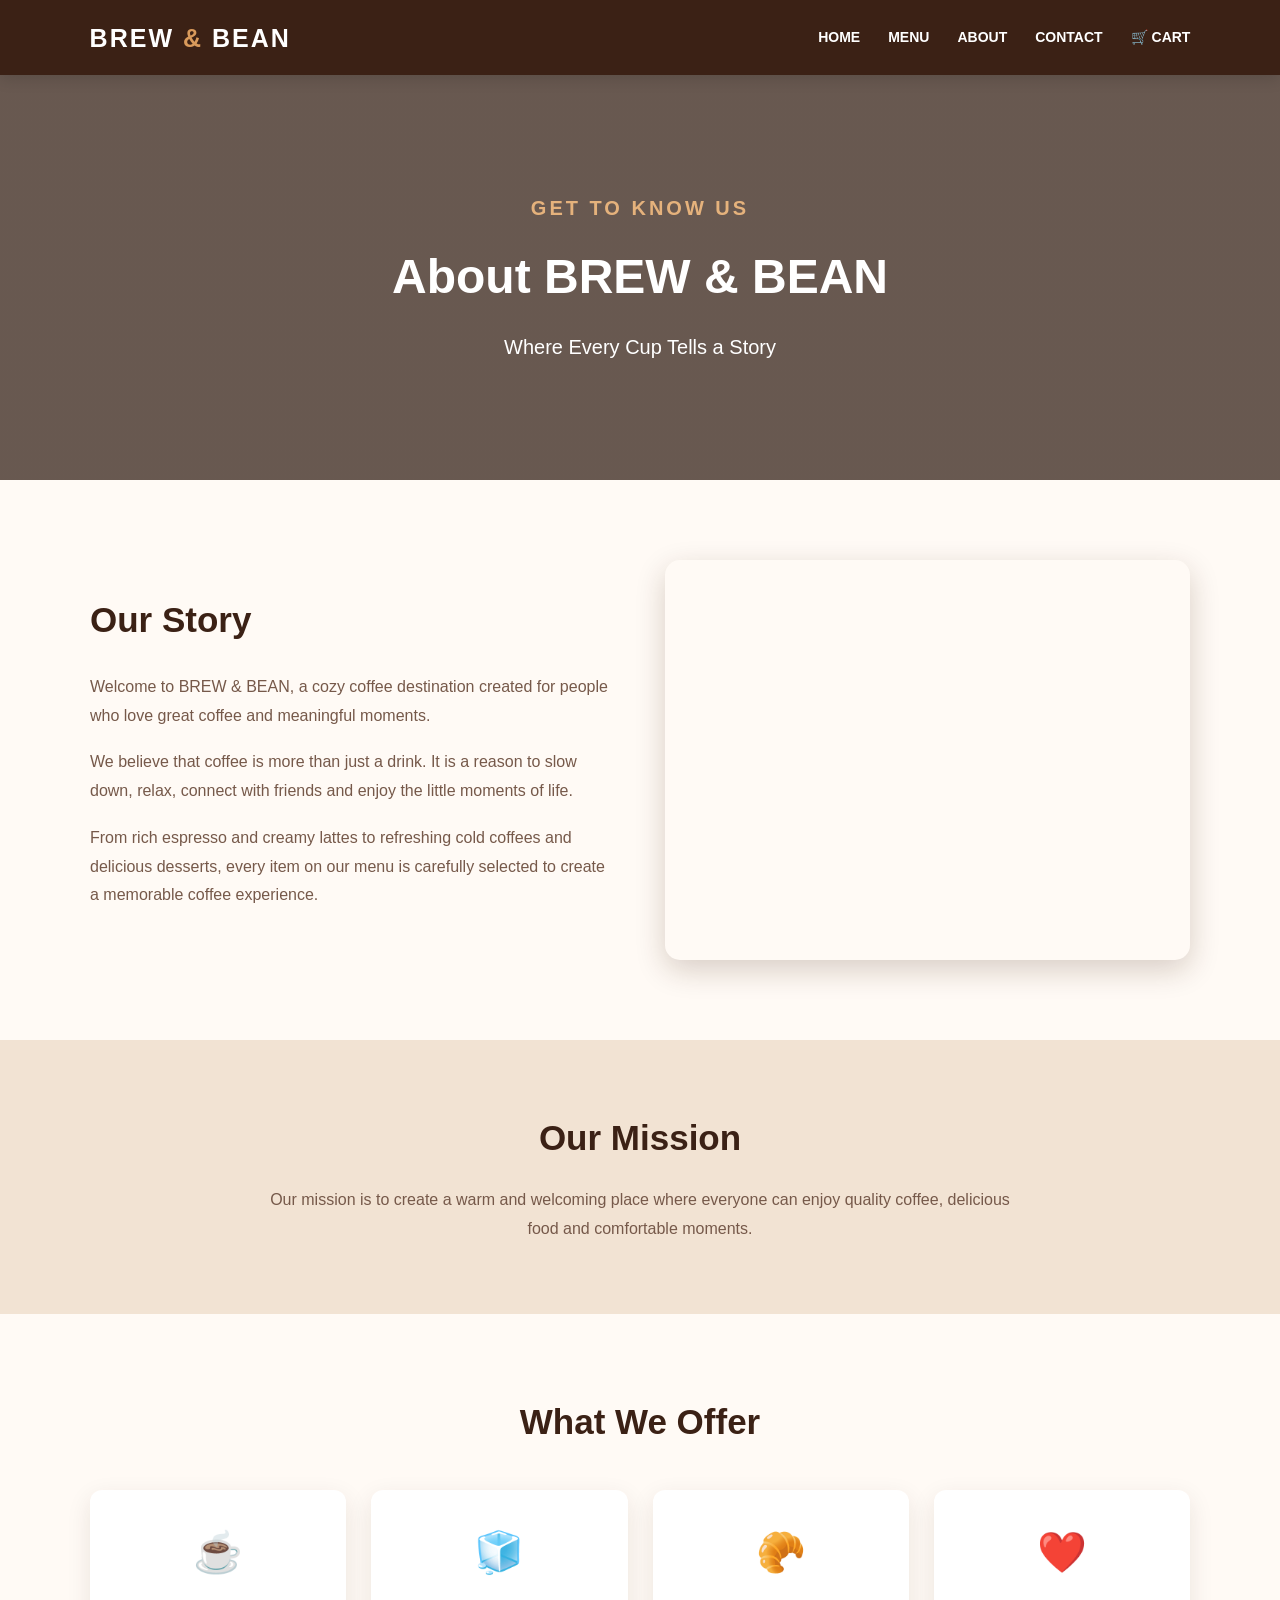
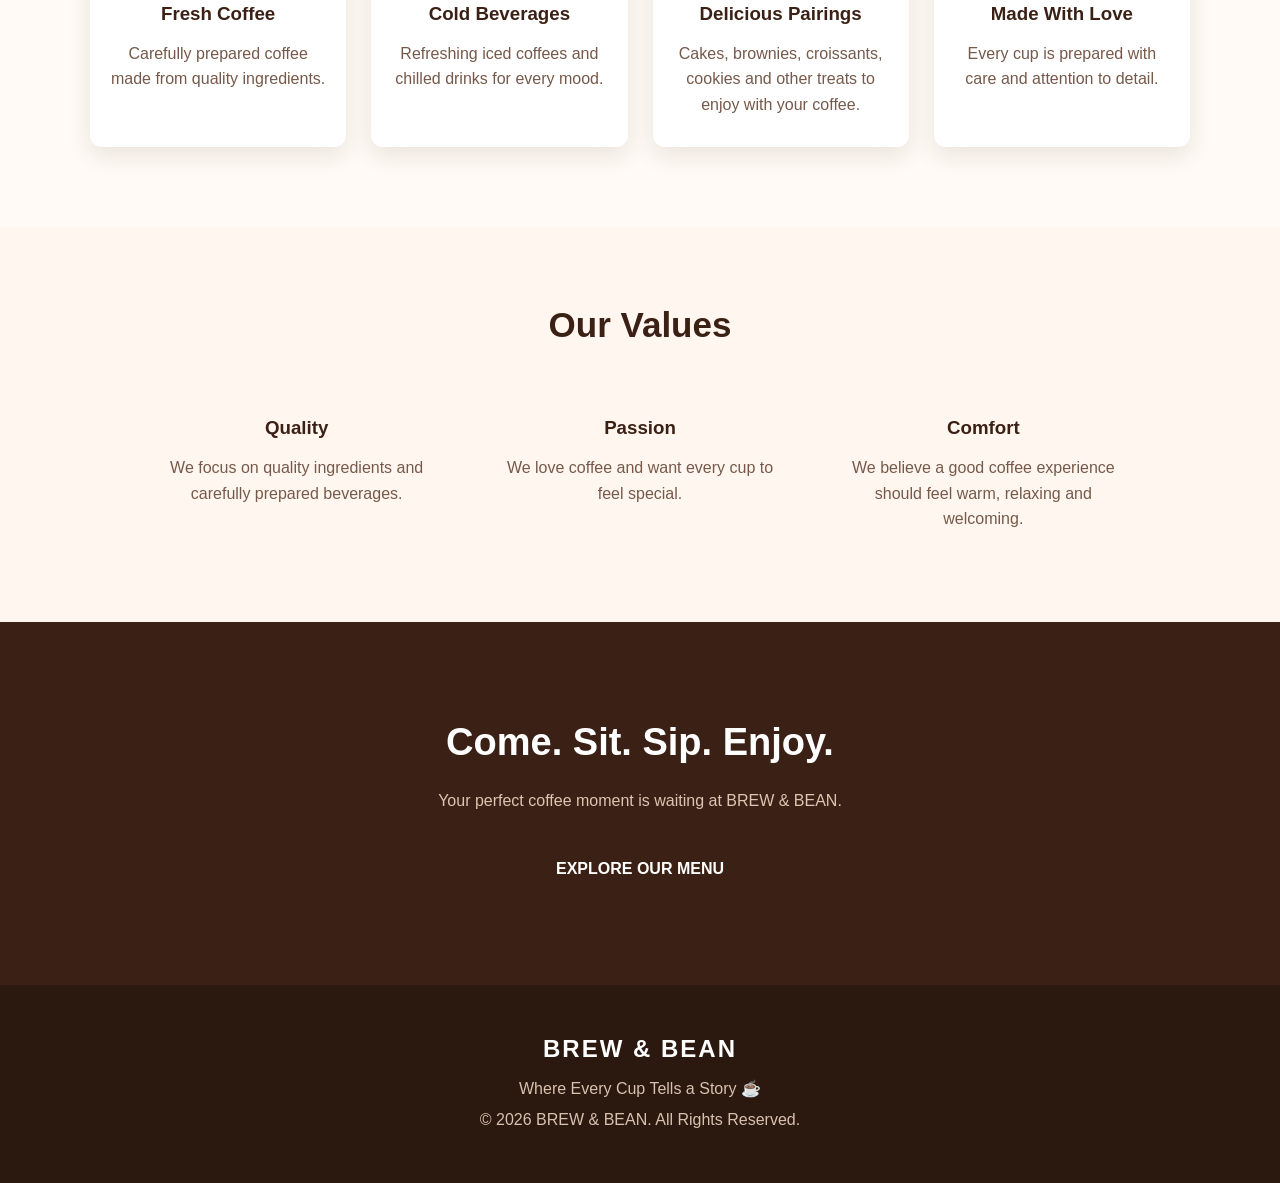
<file: about.html>
<!DOCTYPE html>
<html lang="en">
<head>
    <meta charset="UTF-8">
    <meta name="viewport"
          content="width=device-width, initial-scale=1.0">
    <title>BREW & BEAN | About Us</title>
    <link rel="stylesheet" href="css/style.css">
</head>
<body>
<header>
    <div class="logo">
        BREW <span>&</span> BEAN
    </div>
    <nav>
        <a href="index.html">HOME</a>
        <a href="menu.html">MENU</a>
        <a href="about.html">ABOUT</a>
        <a href="contact.html">CONTACT</a>
        <a href="cart.html">🛒 CART</a>
    </nav>
</header>
<section class="about-hero">
    <div class="about-hero-content">
        <p class="small-title">GET TO KNOW US</p>
        <h1>About BREW & BEAN</h1>
        <p>
            Where Every Cup Tells a Story
        </p>
    </div>
</section>
<section class="about-section">
    <div class="about-content">
        <div class="about-text">
            <h2>Our Story</h2>
            <p>
                Welcome to BREW & BEAN, a cozy coffee destination
                created for people who love great coffee and
                meaningful moments.
            </p>
            <p>
                We believe that coffee is more than just a drink.
                It is a reason to slow down, relax, connect with
                friends and enjoy the little moments of life.
            </p>
            <p>
                From rich espresso and creamy lattes to refreshing
                cold coffees and delicious desserts, every item on
                our menu is carefully selected to create a memorable
                coffee experience.
            </p>
        </div>
        <div class="about-video">
            <video autoplay muted loop playsinline>
                <source
                    src="videos/coffee.mp4"
                    type="video/mp4">
            </video>
        </div>
    </div>
</section>
<section class="mission">
    <h2>Our Mission</h2>
    <p>
        Our mission is to create a warm and welcoming place where
        everyone can enjoy quality coffee, delicious food and
        comfortable moments.
    </p>
</section>
<section class="offer-section">
    <h2>What We Offer</h2>
    <div class="offer-grid">
        <div class="offer-card">
            <div class="offer-icon">☕</div>
            <h3>Fresh Coffee</h3>
            <p>
                Carefully prepared coffee made from quality
                ingredients.
            </p>
        </div>
        <div class="offer-card">
            <div class="offer-icon">🧊</div>
            <h3>Cold Beverages</h3>
            <p>
                Refreshing iced coffees and chilled drinks
                for every mood.
            </p>
        </div>
        <div class="offer-card">
            <div class="offer-icon">🥐</div>
            <h3>Delicious Pairings</h3>
            <p>
                Cakes, brownies, croissants, cookies and other
                treats to enjoy with your coffee.
            </p>
        </div>
        <div class="offer-card">
            <div class="offer-icon">❤️</div>
            <h3>Made With Love</h3>
            <p>
                Every cup is prepared with care and attention
                to detail.
            </p>
        </div>
    </div>
</section>
<section class="values-section">
    <h2>Our Values</h2>
    <div class="values-grid">
        <div>
            <h3>Quality</h3>
            <p>
                We focus on quality ingredients and carefully
                prepared beverages.
            </p>
        </div>
        <div>
            <h3>Passion</h3>
            <p>
                We love coffee and want every cup to feel
                special.
            </p>
        </div>
        <div>
            <h3>Comfort</h3>
            <p>
                We believe a good coffee experience should feel
                warm, relaxing and welcoming.
            </p>
        </div>
    </div>
</section>
<section class="about-closing">
    <h2>Come. Sit. Sip. Enjoy.</h2>
    <p>
        Your perfect coffee moment is waiting at BREW & BEAN.
    </p>
    <a href="menu.html" class="btn">
        EXPLORE OUR MENU
    </a>
</section>
<footer>
    <h2>BREW & BEAN</h2>
    <p>Where Every Cup Tells a Story ☕</p>
    <p>© 2026 BREW & BEAN. All Rights Reserved.</p>
</footer>
</body>
</html>
</file>
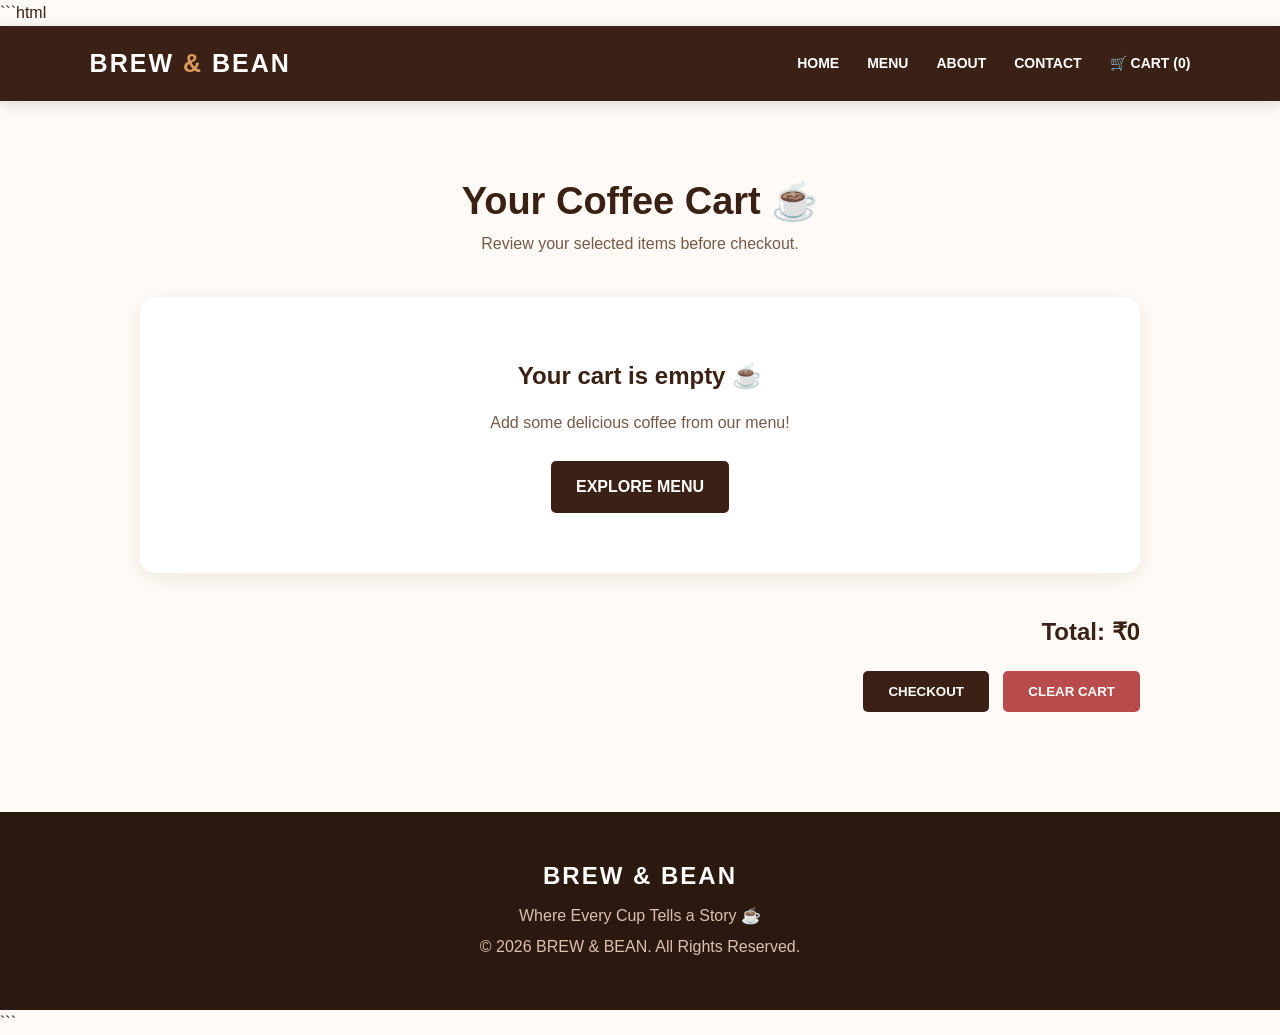
<file: cart.html>
```html
<!DOCTYPE html>
<html lang="en">
<head>
    <meta charset="UTF-8">
    <meta name="viewport"
          content="width=device-width, initial-scale=1.0">
    <title>BREW & BEAN | Cart</title>
    <link rel="stylesheet" href="css/style.css">
</head>
<body>
<header>
    <div class="logo">
        BREW <span>&</span> BEAN
    </div>
    <nav>
        <a href="index.html">HOME</a>
        <a href="menu.html">MENU</a>
        <a href="about.html">ABOUT</a>
        <a href="contact.html">CONTACT</a>
        <a href="cart.html">🛒 CART</a>
    </nav>
</header>
<section class="cart-section">
    <h1>Your Coffee Cart ☕</h1>
    <p class="section-text">
        Review your selected items before checkout.
    </p>
    <div id="cart-container">
    </div>
    <div class="cart-summary">
        <h2>
            Total:
            ₹<span id="cart-total">0</span>
        </h2>
        <button
            class="checkout-btn"
            onclick="checkout()">
            CHECKOUT
        </button>
        <button
            class="clear-btn"
            onclick="clearCart()">
            CLEAR CART
        </button>
    </div>
</section>
<footer>
    <h2>BREW & BEAN</h2>
    <p>Where Every Cup Tells a Story ☕</p>
    <p>© 2026 BREW & BEAN. All Rights Reserved.</p>
</footer>
<script src="js/script.js"></script>
</body>
</html>
```
</file>
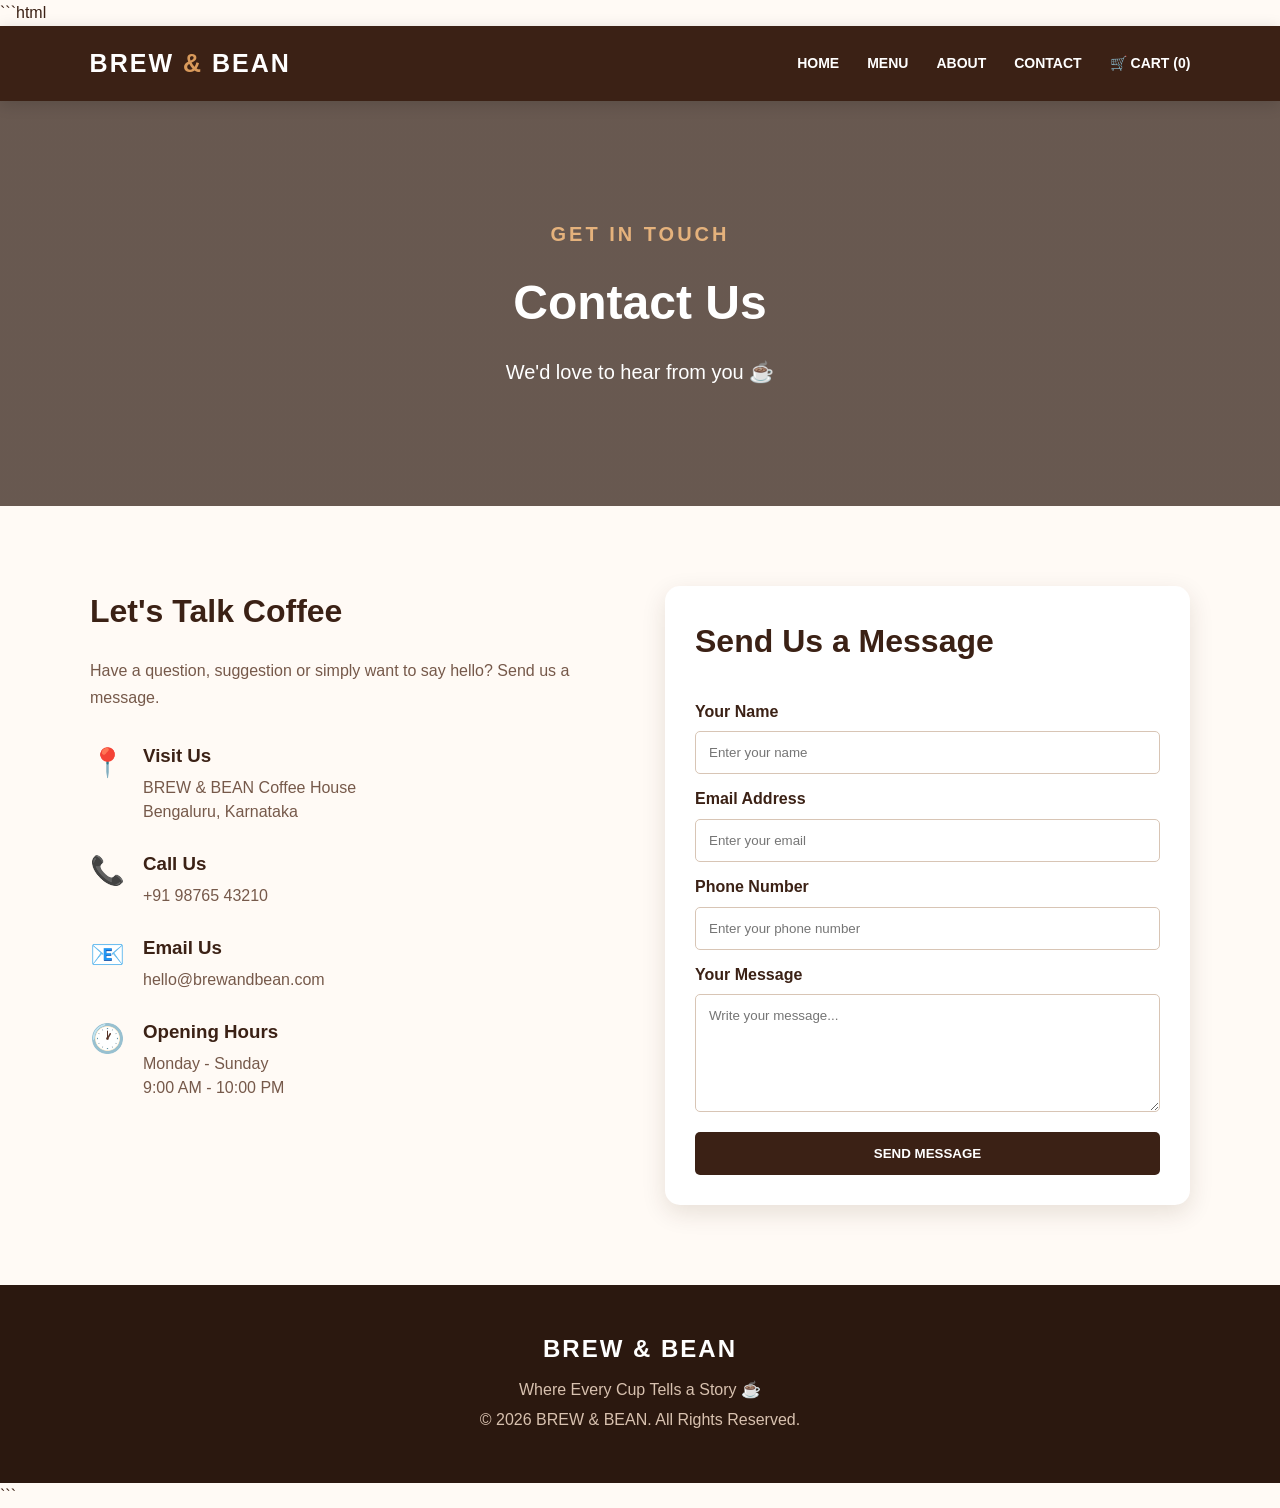
<file: contact.html>
```html
<!DOCTYPE html>
<html lang="en">
<head>
    <meta charset="UTF-8">
    <meta name="viewport"
          content="width=device-width, initial-scale=1.0">
    <title>BREW & BEAN | Contact</title>
    <link rel="stylesheet" href="css/style.css">
</head>
<body>
<header>
    <div class="logo">
        BREW <span>&</span> BEAN
    </div>
    <nav>
        <a href="index.html">HOME</a>
        <a href="menu.html">MENU</a>
        <a href="about.html">ABOUT</a>
        <a href="contact.html">CONTACT</a>
        <a href="cart.html">🛒 CART</a>
    </nav>
</header>
<section class="about-hero">
    <div class="about-hero-content">
        <p class="small-title">GET IN TOUCH</p>
        <h1>Contact Us</h1>
        <p>
            We'd love to hear from you ☕
        </p>
    </div>
</section>
<section class="contact-section">
    <div class="contact-container">
        <div class="contact-info">
            <h2>Let's Talk Coffee</h2>
            <p>
                Have a question, suggestion or simply want to
                say hello? Send us a message.
            </p>
            <div class="contact-item">
                <span>📍</span>
                <div>
                    <h3>Visit Us</h3>
                    <p>
                        BREW & BEAN Coffee House<br>
                        Bengaluru, Karnataka
                    </p>
                </div>
            </div>
            <div class="contact-item">
                <span>📞</span>
                <div>
                    <h3>Call Us</h3>
                    <p>
                        +91 98765 43210
                    </p>
                </div>
            </div>
            <div class="contact-item">
                <span>📧</span>
                <div>
                    <h3>Email Us</h3>
                    <p>
                        hello@brewandbean.com
                    </p>
                </div>
            </div>
            <div class="contact-item">
                <span>🕐</span>
                <div>
                    <h3>Opening Hours</h3>
                    <p>
                        Monday - Sunday<br>
                        9:00 AM - 10:00 PM
                    </p>
                </div>
            </div>
        </div>
        <div class="contact-form">
            <h2>Send Us a Message</h2>
            <form onsubmit="sendMessage(event)">
                <label for="name">
                    Your Name
                </label>
                <input
                    type="text"
                    id="name"
                    placeholder="Enter your name"
                    required
                >
                <label for="email">
                    Email Address
                </label>
                <input
                    type="email"
                    id="email"
                    placeholder="Enter your email"
                    required
                >
                <label for="phone">
                    Phone Number
                </label>
                <input
                    type="tel"
                    id="phone"
                    placeholder="Enter your phone number"
                >
                <label for="message">
                    Your Message
                </label>
                <textarea
                    id="message"
                    rows="6"
                    placeholder="Write your message..."
                    required
                ></textarea>
                <button type="submit">
                    SEND MESSAGE
                </button>
            </form>
        </div>
    </div>
</section>
<footer>
    <h2>BREW & BEAN</h2>
    <p>Where Every Cup Tells a Story ☕</p>
    <p>© 2026 BREW & BEAN. All Rights Reserved.</p>
</footer>
<script src="js/script.js"></script>
</body>
</html>
```
</file>
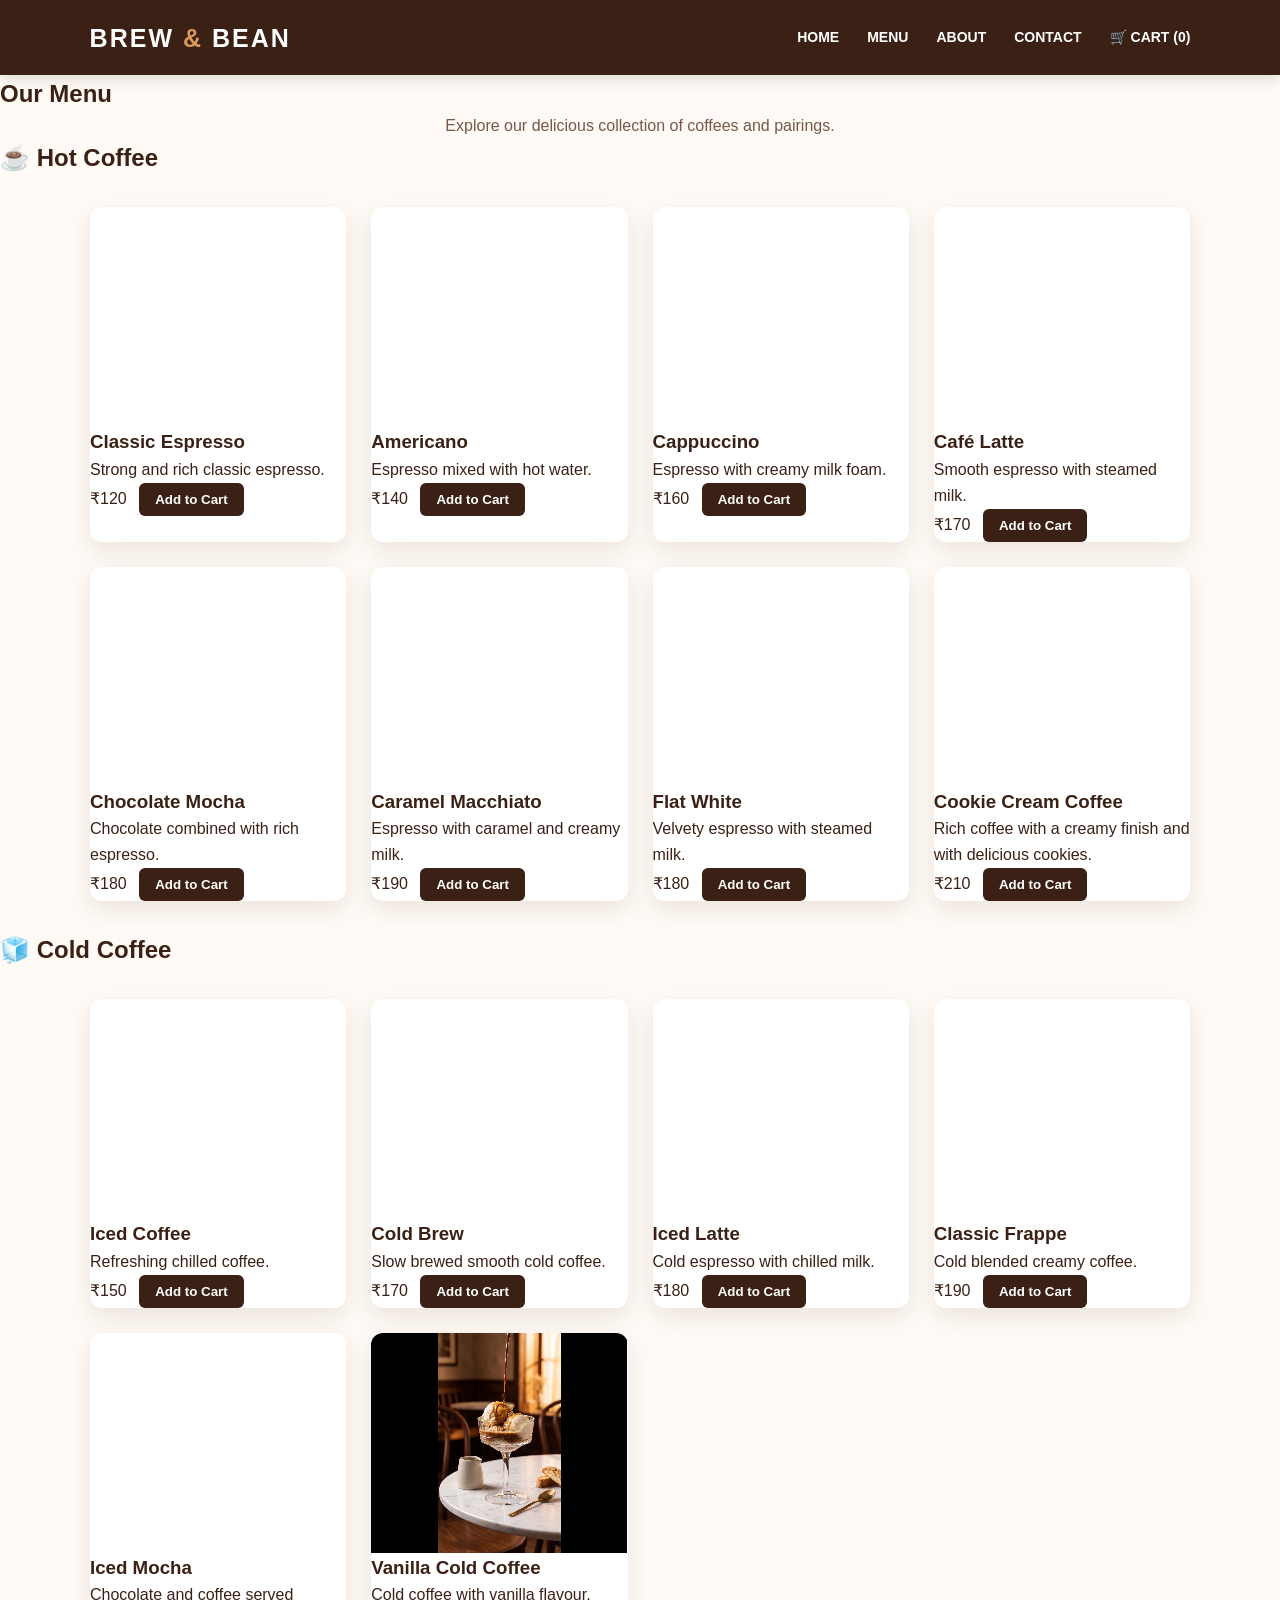
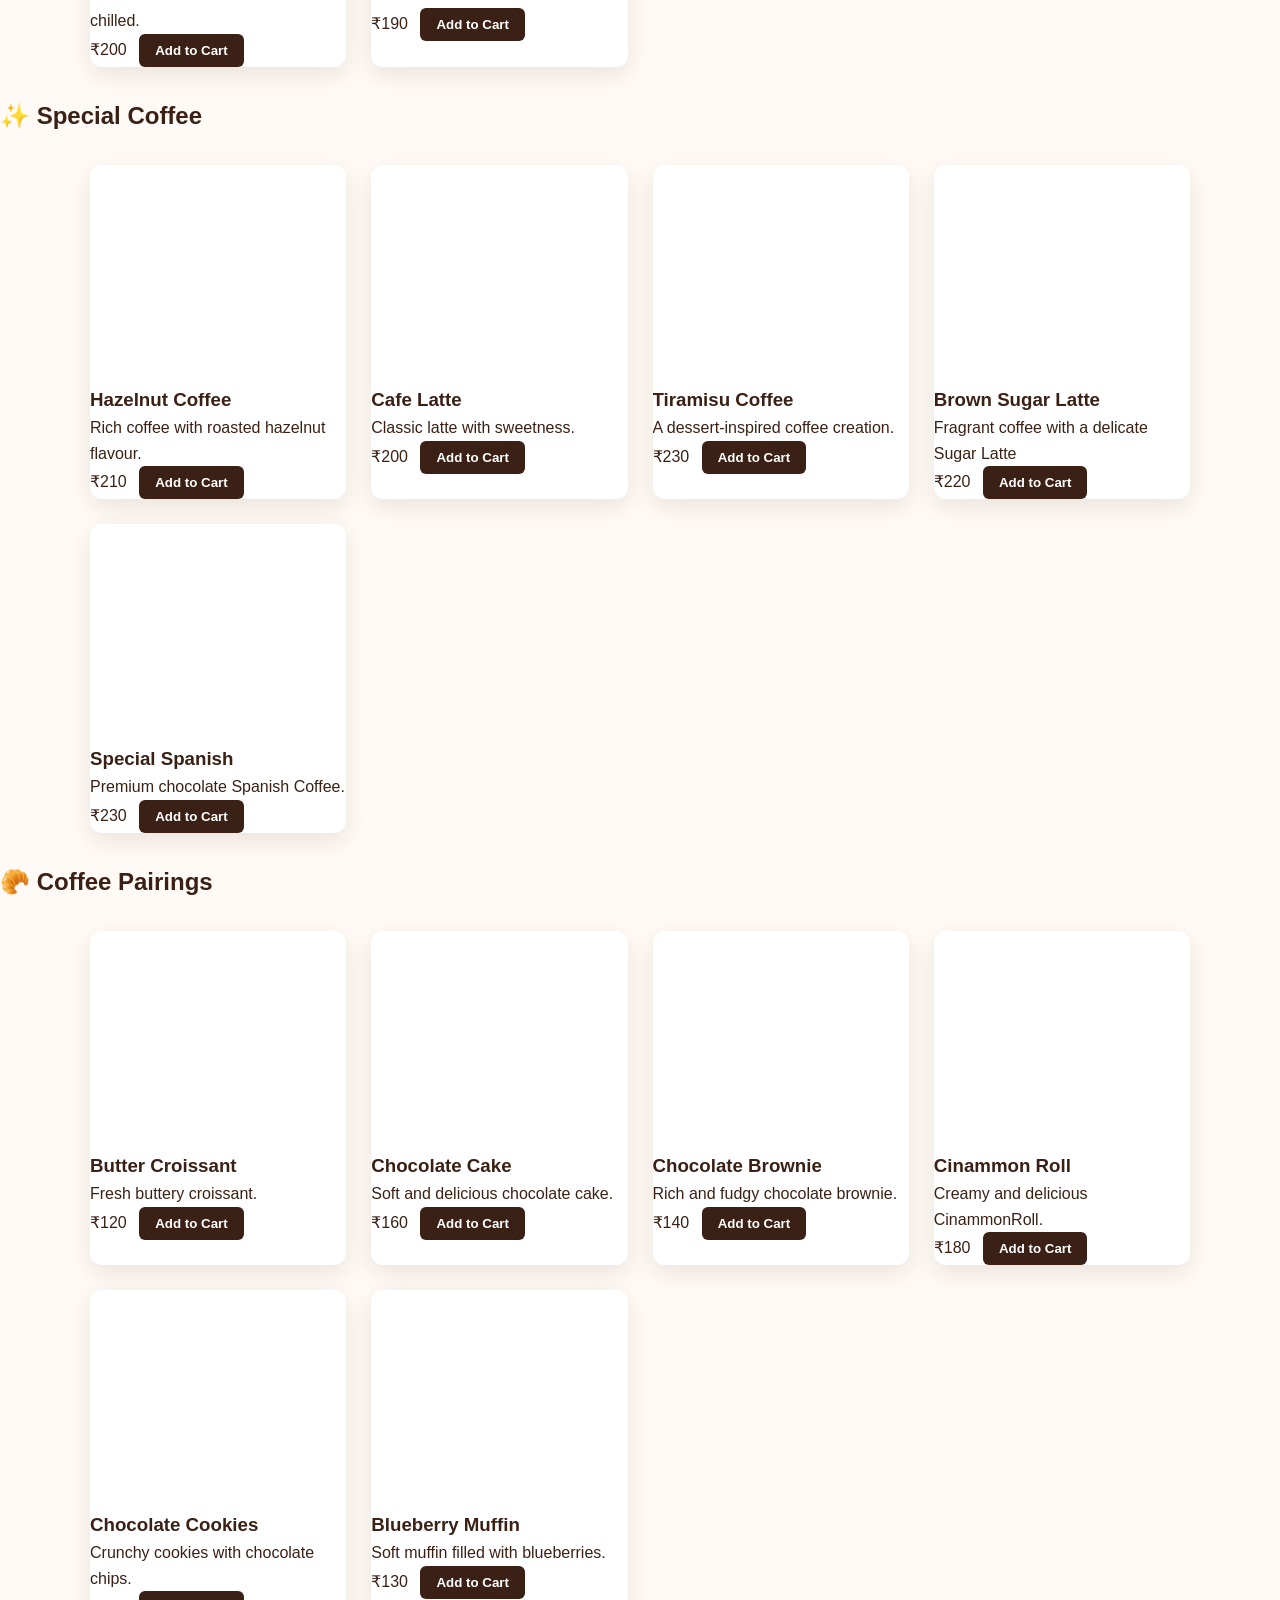
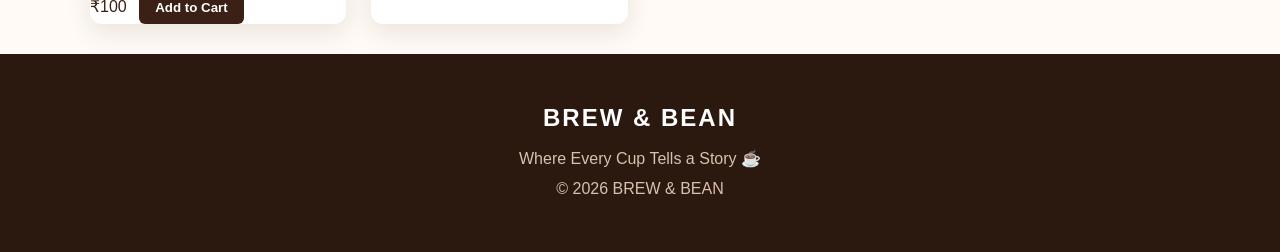
<file: menu.html>
<!DOCTYPE html>
<html lang="en">
<head>
    <meta charset="UTF-8">
    <meta name="viewport"
          content="width=device-width, initial-scale=1.0">
    <title>BREW & BEAN | Menu</title>
    <link rel="stylesheet" href="css/style.css">
</head>
<body>
<header>
    <div class="logo">
        BREW <span>&</span> BEAN
    </div>
    <nav>
        <a href="index.html">HOME</a>
        <a href="menu.html">MENU</a>
        <a href="about.html">ABOUT</a>
        <a href="contact.html">CONTACT</a>
        <a href="cart.html">🛒 CART</a>
    </nav>
</header>
<section class="menu-section">
    <h1>Our Menu</h1>
    <p class="section-text">
        Explore our delicious collection of coffees and pairings.
    </p>
    <h2 class="category-title">
        ☕ Hot Coffee
    </h2>
    <div class="coffee-grid">
        <div class="coffee-card">
            <video autoplay muted loop playsinline>
                <source src="videos/espresso.mp4"
                        type="video/mp4">
            </video>
            <div class="card-content">
                <h3>Classic Espresso</h3>
                <p>Strong and rich classic espresso.</p>
                <span>₹120</span>
                <button onclick="addToCart('Classic Espresso',120)">
                    Add to Cart
                </button>
            </div>
        </div>
        <div class="coffee-card">
            <video autoplay muted loop playsinline>
                <source src="videos/americano.mp4"
                        type="video/mp4">
            </video>
            <div class="card-content">
                <h3>Americano</h3>
                <p>Espresso mixed with hot water.</p>
                <span>₹140</span>
                <button onclick="addToCart('Americano',140)">
                    Add to Cart
                </button>
            </div>
        </div>
        <div class="coffee-card">
            <video autoplay muted loop playsinline>
                <source src="videos/Cappuccino.mp4"
                        type="video/mp4">
            </video>
            <div class="card-content">
                <h3>Cappuccino</h3>
                <p>Espresso with creamy milk foam.</p>
                <span>₹160</span>
                <button onclick="addToCart('Cappuccino',160)">
                    Add to Cart
                </button>
            </div>
        </div>
        <div class="coffee-card">
            <video autoplay muted loop playsinline>
                <source src="videos/cafe latte.mp4"
                        type="video/mp4">
            </video>
            <div class="card-content">
                <h3>Café Latte</h3>
                <p>Smooth espresso with steamed milk.</p>
                <span>₹170</span>
                <button onclick="addToCart('Café Latte',170)">
                    Add to Cart
                </button>
            </div>
        </div>
        <div class="coffee-card">
            <video autoplay muted loop playsinline>
                <source src="videos/mocha.mp4"
                        type="video/mp4">
            </video>
            <div class="card-content">
                <h3>Chocolate Mocha</h3>
                <p>Chocolate combined with rich espresso.</p>
                <span>₹180</span>
                <button onclick="addToCart('Chocolate Mocha',180)">
                    Add to Cart
                </button>
            </div>
        </div>
        <div class="coffee-card">
            <video autoplay muted loop playsinline>
                <source src="videos/Caramel-macchiato.mp4"
                        type="video/mp4">
            </video>
            <div class="card-content">
                <h3>Caramel Macchiato</h3>
                <p>Espresso with caramel and creamy milk.</p>
                <span>₹190</span>
                <button onclick="addToCart('Caramel Macchiato',190)">
                    Add to Cart
                </button>
            </div>
        </div>
        <div class="coffee-card">
            <video autoplay muted loop playsinline>
                <source src="videos/flate white.mp4"
                        type="video/mp4">
            </video>
            <div class="card-content">
                <h3>Flat White</h3>
                <p>Velvety espresso with steamed milk.</p>
                <span>₹180</span>
                <button onclick="addToCart('Flat White',180)">
                    Add to Cart
                </button>
            </div>
        </div>
        <div class="coffee-card">
            <video autoplay muted loop playsinline>
                <source src="videos/cookie cream coffee.mp4"
                        type="video/mp4">
            </video>
            <div class="card-content">
                <h3>Cookie Cream Coffee</h3>
                <p>Rich coffee with a creamy finish and with delicious cookies.</p>
                <span>₹210</span>
                <button onclick="addToCart('Cookie Cream Coffee',210)">
                    Add to Cart
                </button>
            </div>
        </div>
    </div>
    <h2 class="category-title">
        🧊 Cold Coffee
    </h2>
    <div class="coffee-grid">
        <div class="coffee-card">
            <video autoplay muted loop playsinline>
                <source src="videos/cold coffe.mp4"
                        type="video/mp4">
            </video>
            <div class="card-content">
                <h3>Iced Coffee</h3>
                <p>Refreshing chilled coffee.</p>
                <span>₹150</span>
                <button onclick="addToCart('Iced Coffee',150)">
                    Add to Cart
                </button>
            </div>
        </div>
        <div class="coffee-card">
            <video autoplay muted loop playsinline>
                <source src="videos/cold brew.mp4"
                        type="video/mp4">
            </video>
            <div class="card-content">
                <h3>Cold Brew</h3>
                <p>Slow brewed smooth cold coffee.</p>
                <span>₹170</span>
                <button onclick="addToCart('Cold Brew',170)">
                    Add to Cart
                </button>
            </div>
        </div>
        <div class="coffee-card">
            <video autoplay muted loop playsinline>
                <source src="videos/iced latte.mp4"
                        type="video/mp4">
            </video>
            <div class="card-content">
                <h3>Iced Latte</h3>
                <p>Cold espresso with chilled milk.</p>
                <span>₹180</span>
                <button onclick="addToCart('Iced Latte',180)">
                    Add to Cart
                </button>
            </div>
        </div>
        <div class="coffee-card">
            <video autoplay muted loop playsinline>
                <source src="videos/frappe.mp4"
                        type="video/mp4">
            </video>
            <div class="card-content">
                <h3>Classic Frappe</h3>
                <p>Cold blended creamy coffee.</p>
                <span>₹190</span>
                <button onclick="addToCart('Classic Frappe',190)">
                    Add to Cart
                </button>
            </div>
        </div>
        <div class="coffee-card">
            <video autoplay muted loop playsinline>
                <source src="videos/iced-mocha.mp4"
                        type="video/mp4">
            </video>
            <div class="card-content">
                <h3>Iced Mocha</h3>
                <p>Chocolate and coffee served chilled.</p>
                <span>₹200</span>
                <button onclick="addToCart('Iced Mocha',200)">
                    Add to Cart
                </button>
            </div>
        </div>
        <div class="coffee-card">
            <video autoplay muted loop playsinline>
                <source src="videos/vanilla iced coffee.mp4"
                        type="video/mp4">
            </video>
            <div class="card-content">
                <h3>Vanilla Cold Coffee</h3>
                <p>Cold coffee with vanilla flavour.</p>
                <span>₹190</span>
                <button onclick="addToCart('Vanilla Cold Coffee',190)">
                    Add to Cart
                </button>
            </div>
        </div>
    </div>
    <h2 class="category-title">
        ✨ Special Coffee
    </h2>
    <div class="coffee-grid">
        <div class="coffee-card">
            <video autoplay muted loop playsinline>
                <source src="videos/Hazel nut.mp4"
                        type="video/mp4">
            </video>
            <div class="card-content">
                <h3>Hazelnut Coffee</h3>
                <p>Rich coffee with roasted hazelnut flavour.</p>
                <span>₹210</span>
                <button onclick="addToCart('Hazelnut Coffee',210)">
                    Add to Cart
                </button>
            </div>
        </div>
        <div class="coffee-card">
            <video autoplay muted loop playsinline>
                <source src="videos/cafe latte.mp4"
                        type="video/mp4">
            </video>
            <div class="card-content">
                <h3>Cafe Latte</h3>
                <p>Classic latte with sweetness.</p>
                <span>₹200</span>
                <button onclick="addToCart('Cafe latte',200)">
                    Add to Cart
                </button>
            </div>
        </div>
        <div class="coffee-card">
            <video autoplay muted loop playsinline>
                <source src="videos/Tiramussu.mp4"
                        type="video/mp4">
            </video>
            <div class="card-content">
                <h3>Tiramisu Coffee</h3>
                <p>A dessert-inspired coffee creation.</p>
                <span>₹230</span>
                <button onclick="addToCart('Tiramisu Coffee',230)">
                    Add to Cart
                </button>
            </div>
        </div>
        <div class="coffee-card">
            <video autoplay muted loop playsinline>
                <source src="videos/Brown Sugar Latte.mp4"
                        type="video/mp4">
            </video>
            <div class="card-content">
                <h3>Brown Sugar Latte</h3>
                <p>Fragrant coffee with a delicate Sugar Latte</p>
                <span>₹220</span>
                <button onclick="addToCart('Brown Sugar Latte',220)">
                    Add to Cart
                </button>
            </div>
        </div>
        <div class="coffee-card">
            <video autoplay muted loop playsinline>
                <source src="videos/Spanish.mp4"
                        type="video/mp4">
            </video>
            <div class="card-content">
                <h3>Special Spanish</h3>
                <p>Premium chocolate Spanish Coffee.</p>
                <span>₹230</span>
                <button onclick="addToCart('Special Spanish',230)">
                    Add to Cart
                </button>
            </div>
        </div>
    </div>
    <h2 class="category-title">
        🥐 Coffee Pairings
    </h2>
    <div class="coffee-grid">
        <div class="coffee-card">
            <video autoplay muted loop playsinline>
                <source src="videos/croissant.mp4"
                        type="video/mp4">
            </video>
            <div class="card-content">
                <h3>Butter Croissant</h3>
                <p>Fresh buttery croissant.</p>
                <span>₹120</span>
                <button onclick="addToCart('Butter Croissant',120)">
                    Add to Cart
                </button>
            </div>
        </div>
        <div class="coffee-card">
            <video autoplay muted loop playsinline>
                <source src="videos/choco cake.mp4"
                        type="video/mp4">
            </video>
            <div class="card-content">
                <h3>Chocolate Cake</h3>
                <p>Soft and delicious chocolate cake.</p>
                <span>₹160</span>
                <button onclick="addToCart('Chocolate Cake',160)">
                    Add to Cart
                </button>
            </div>
        </div>
        <div class="coffee-card">
            <video autoplay muted loop playsinline>
                <source src="videos/choco brownie.mp4"
                        type="video/mp4">
            </video>
            <div class="card-content">
                <h3>Chocolate Brownie</h3>
                <p>Rich and fudgy chocolate brownie.</p>
                <span>₹140</span>
                <button onclick="addToCart('Chocolate Brownie',140)">
                    Add to Cart
                </button>
            </div>
        </div>
        <div class="coffee-card">
            <video autoplay muted loop playsinline>
                <source src="videos/cinaaamoon rollllll.mp4"
                        type="video/mp4">
            </video>
            <div class="card-content">
                <h3>Cinammon Roll</h3>
                <p>Creamy and delicious CinammonRoll.</p>
                <span>₹180</span>
                <button onclick="addToCart('Cheesecake',180)">
                    Add to Cart
                </button>
            </div>
        </div>
        <div class="coffee-card">
            <video autoplay muted loop playsinline>
                <source src="videos/cookies.mp4"
                        type="video/mp4">
            </video>
            <div class="card-content">
                <h3>Chocolate Cookies</h3>
                <p>Crunchy cookies with chocolate chips.</p>
                <span>₹100</span>
                <button onclick="addToCart('Chocolate Cookies',100)">
                    Add to Cart
                </button>
            </div>
        </div>
        <div class="coffee-card">
            <video autoplay muted loop playsinline>
                <source src="videos/blueberry cake.mp4"
                        type="video/mp4">
            </video>
            <div class="card-content">
                <h3>Blueberry Muffin</h3>
                <p>Soft muffin filled with blueberries.</p>
                <span>₹130</span>
                <button onclick="addToCart('Blueberry Muffin',130)">
                    Add to Cart
                </button>
            </div>
        </div>
    </div>
</section>
<footer>
    <h2>BREW & BEAN</h2>
    <p>Where Every Cup Tells a Story ☕</p>
    <p>© 2026 BREW & BEAN</p>
</footer>
<script src="js/script.js"></script>
</body>
</html>
</file>
<file: css/style.css>
* {
    margin: 0;
    padding: 0;
    box-sizing: border-box;
}
html {
    scroll-behavior: smooth;
}
body {
    font-family: Arial, sans-serif;
    background: #fffaf5;
    color: #3b2115;
    line-height: 1.6;
}
a {
    text-decoration: none;
    color: inherit;
}
button {
    font-family: inherit;
}
header {
    width: 100%;
    min-height: 75px;
    display: flex;
    justify-content: space-between;
    align-items: center;
    padding: 15px 7%;
    background: #3b2115;
    color: white;
    position: sticky;
    top: 0;
    z-index: 1000;
    box-shadow: 0 3px 15px rgba(0, 0, 0, 0.15);
}
.logo {
    font-size: 25px;
    font-weight: bold;
    letter-spacing: 2px;
}
.logo span {
    color: #d99a5b;
}
nav {
    display: flex;
    align-items: center;
    gap: 28px;
}
nav a {
    color: white;
    font-size: 14px;
    font-weight: bold;
    transition: 0.3s;
}
nav a:hover {
    color: #d99a5b;
}
.btn {
    display: inline-block;
    padding: 13px 25px;
    background: #3b2115;
    color: white;
    border-radius: 5px;
    font-weight: bold;
    transition: 0.3s;
}
.btn:hover {
    background: #a45d2e;
    transform: translateY(-2px);
}
.hero {
    min-height: 85vh;
    display: flex;
    justify-content: center;
    align-items: center;
    text-align: center;
    padding: 50px 7%;
    background:
        linear-gradient(
            rgba(45, 23, 12, 0.68),
            rgba(45, 23, 12, 0.68)
        ),
        url("../videos/coffee-background.jpg");
    background-size: cover;
    background-position: center;
    color: white;
}
.hero-content {
    max-width: 800px;
}
.hero h1 {
    font-size: 65px;
    line-height: 1.1;
    margin-bottom: 20px;
}
.hero h1 span {
    color: #e1a66b;
}
.hero p {
    font-size: 21px;
    margin-bottom: 30px;
    color: #f4dfca;
}
.section {
    padding: 80px 7%;
}
.section-title {
    text-align: center;
    margin-bottom: 45px;
}
.section-title h2 {
    font-size: 38px;
    margin-bottom: 10px;
}
.section-title p {
    color: #76594a;
}
.why-us {
    padding: 70px 7%;
    text-align: center;
}

.why-us h2 {
    font-size: 35px;
    margin-bottom: 35px;
}

.features {
    max-width: 1100px;
    margin: auto;
    display: grid;
    grid-template-columns: repeat(3, 1fr);
    gap: 25px;
}

.features > div {
    background: white;
    padding: 30px 25px;
    border-radius: 12px;
    box-shadow: 0 8px 25px rgba(60, 30, 10, 0.10);
    border: 1px solid #ead8c8;
    transition: 0.3s ease;
}

.features > div:hover {
    transform: translateY(-8px);
    box-shadow: 0 15px 30px rgba(59, 33, 21, 0.20);
}

.features h3 {
    margin-bottom: 12px;
    color: #3b2115;
}

.features p {
    color: #76594a;
}
.featured {
    padding: 80px 7%;
}
.featured-grid {
    max-width: 1100px;
    margin: auto;
    display: grid;
    grid-template-columns:
        repeat(auto-fit, minmax(240px, 1fr));
    gap: 25px;
}
.feature-card {
    background: white;
    border-radius: 12px;
    overflow: hidden;
    box-shadow:
        0 8px 25px rgba(60, 30, 10, 0.10);
    transition: 0.3s;
}
.feature-card:hover {
    transform: translateY(-6px);
}
.feature-card video,
.feature-card img {
    width: 100%;
    height: 220px;
    object-fit: cover;
    display: block;
}
.feature-card-content {
    padding: 20px;
}
.feature-card-content h3 {
    margin-bottom: 8px;
}
.feature-card-content p {
    color: #76594a;
}
.coffee-grid {
    max-width: 1100px;
    margin: 30px auto;
    display: grid;
    grid-template-columns: repeat(4, 1fr);
    gap: 25px;
}

.coffee-card {
    background: white;
    border-radius: 12px;
    overflow: hidden;
}

.coffee-card video {
    width: 100%;
    height: 220px;
    object-fit: cover;
    display: block;
}
.coffee-card video {
    width: 100%;
    height: 220px;
    object-fit: cover;
    display: block;
    transition: transform 0.4s ease;
}
.coffee-card {
    background: white;
    border-radius: 12px;
    overflow: hidden;
    box-shadow: 0 8px 25px rgba(60, 30, 10, 0.10);
    transition: 0.3s ease;
}

.coffee-card:hover {
    transform: translateY(-8px);
    box-shadow: 0 15px 30px rgba(59, 33, 21, 0.20);
}

.coffee-card video {
    width: 100%;
    height: 220px;
    object-fit: cover;
    display: block;
}
.card-content button {
    background: #3b2115;
    color: white;
    border: none;
    padding: 9px 16px;
    border-radius: 6px;
    cursor: pointer;
    font-weight: bold;
    margin-left: 8px;
    transition: 0.3s;
}

.card-content button:hover {
    background: #a45d2e;
    transform: translateY(-2px);
}
.about-hero {
    min-height: 45vh;
    display: flex;
    justify-content: center;
    align-items: center;
    text-align: center;
    background:
        linear-gradient(
            rgba(40, 20, 10, 0.7),
            rgba(40, 20, 10, 0.7)
        ),
        url("/videos/coffee.mp4");
    background-size: cover;
    background-position: center;
    color: white;
}
.about-hero-content {
    padding: 30px;
}
.small-title {
    letter-spacing: 3px;
    font-size: 14px;
    color: #e5b27c;
    font-weight: bold;
}
.about-hero h1 {
    font-size: 48px;
    margin: 15px 0;
}
.about-hero p {
    font-size: 20px;
}
.about-section {
    padding: 80px 7%;
}
.about-content {
    max-width: 1100px;
    margin: auto;
    display: grid;
    grid-template-columns: 1fr 1fr;
    gap: 50px;
    align-items: center;
}
.about-text h2 {
    font-size: 35px;
    margin-bottom: 25px;
}
.about-text p {
    line-height: 1.8;
    color: #76594a;
    margin-bottom: 18px;
}
.about-video {
    overflow: hidden;
    border-radius: 15px;
    box-shadow:
        0 10px 30px rgba(60, 30, 10, 0.2);
}
.about-video video {
    width: 100%;
    height: 400px;
    object-fit: cover;
    display: block;
}
.mission {
    padding: 70px 7%;
    text-align: center;
    background: #f2e3d3;
}
.mission h2 {
    font-size: 35px;
    margin-bottom: 20px;
}
.mission p {
    max-width: 750px;
    margin: auto;
    line-height: 1.8;
    color: #76594a;
}
.offer-section {
    padding: 80px 7%;
    text-align: center;
}
.offer-section h2 {
    font-size: 35px;
}
.offer-grid {
    display: grid;
    grid-template-columns:
        repeat(auto-fit, minmax(220px, 1fr));
    gap: 25px;
    max-width: 1100px;
    margin: 40px auto 0;
}
.offer-card {
    padding: 30px 20px;
    background: white;
    border-radius: 12px;
    box-shadow:
        0 8px 25px rgba(60, 30, 10, 0.1);
    transition: 0.3s;
}
.offer-card:hover {
    transform: translateY(-5px);
}
.offer-icon {
    font-size: 40px;
    margin-bottom: 15px;
}
.offer-card h3 {
    margin-bottom: 12px;
}
.offer-card p {
    color: #76594a;
    line-height: 1.6;
}
.values-section {
    padding: 70px 7%;
    text-align: center;
    background: #fff7ef;
}
.values-section h2 {
    font-size: 35px;
}
.values-grid {
    max-width: 1000px;
    margin: 40px auto 0;
    display: grid;
    grid-template-columns:
        repeat(auto-fit, minmax(220px, 1fr));
    gap: 30px;
}
.values-grid div {
    padding: 20px;
}
.values-grid h3 {
    margin-bottom: 12px;
}
.values-grid p {
    color: #76594a;
    line-height: 1.6;
}
.about-closing {
    padding: 90px 7%;
    text-align: center;
    background: #3b2115;
    color: white;
}
.about-closing h2 {
    font-size: 38px;
    margin-bottom: 15px;
}
.about-closing p {
    margin-bottom: 30px;
    color: #dcc5b1;
}
.contact-section {
    padding: 80px 7%;
}
.contact-container {
    max-width: 1100px;
    margin: auto;
    display: grid;
    grid-template-columns: 1fr 1fr;
    gap: 50px;
}
.contact-info h2,
.contact-form h2 {
    font-size: 32px;
    margin-bottom: 20px;
}
.contact-info > p {
    color: #76594a;
    line-height: 1.7;
    margin-bottom: 30px;
}
.contact-item {
    display: flex;
    gap: 18px;
    margin-bottom: 25px;
}
.contact-item > span {
    font-size: 28px;
}
.contact-item h3 {
    margin-bottom: 5px;
}
.contact-item p {
    color: #76594a;
    line-height: 1.5;
}
.contact-form {
    background: white;
    padding: 30px;
    border-radius: 15px;
    box-shadow:
        0 8px 25px rgba(60, 30, 10, 0.12);
}
.contact-form form {
    display: flex;
    flex-direction: column;
}
.contact-form label {
    margin: 12px 0 7px;
    font-weight: bold;
}
.contact-form input,
.contact-form textarea {
    padding: 13px;
    border: 1px solid #d8c5b5;
    border-radius: 5px;
    font-family: inherit;
    outline: none;
}
.contact-form input:focus,
.contact-form textarea:focus {
    border-color: #a45d2e;
}
.contact-form button {
    margin-top: 20px;
    padding: 14px;
    background: #3b2115;
    color: white;
    border: none;
    border-radius: 5px;
    cursor: pointer;
    font-weight: bold;
    transition: 0.3s;
}
.contact-form button:hover {
    background: #a45d2e;
}
.cart-section {
    min-height: 70vh;
    padding: 70px 7%;
}
.cart-section > h1 {
    text-align: center;
    font-size: 38px;
}
.section-text {
    text-align: center;
    color: #76594a;
}
#cart-container {
    max-width: 1000px;
    margin: 40px auto;
}
.cart-item {
    display: grid;
    grid-template-columns:
        2fr 1fr 1fr auto;
    gap: 20px;
    align-items: center;
    background: white;
    padding: 20px;
    margin-bottom: 15px;
    border-radius: 10px;
    box-shadow:
        0 5px 18px rgba(60, 30, 10, 0.1);
}
.cart-item-info h3 {
    margin-bottom: 8px;
}
.cart-item-info p {
    color: #76594a;
}
.quantity-controls {
    display: flex;
    align-items: center;
    gap: 12px;
}
.quantity-controls button {
    width: 32px;
    height: 32px;
    border: none;
    background: #3b2115;
    color: white;
    border-radius: 4px;
    cursor: pointer;
}
.quantity-controls button:hover {
    background: #a45d2e;
}
.quantity-controls span {
    font-weight: bold;
}
.item-price {
    font-size: 18px;
    font-weight: bold;
    color: #a45d2e;
}
.remove-btn {
    border: none;
    background: #b84c4c;
    color: white;
    padding: 9px 12px;
    border-radius: 4px;
    cursor: pointer;
}
.remove-btn:hover {
    background: #8d3333;
}
.cart-summary {
    max-width: 1000px;
    margin: 30px auto;
    text-align: right;
}
.cart-summary h2 {
    margin-bottom: 20px;
}
.checkout-btn,
.clear-btn {
    padding: 13px 25px;
    border: none;
    border-radius: 5px;
    cursor: pointer;
    margin-left: 10px;
    font-weight: bold;
}
.checkout-btn {
    background: #3b2115;
    color: white;
}
.checkout-btn:hover {
    background: #a45d2e;
}
.clear-btn {
    background: #b84c4c;
    color: white;
}
.clear-btn:hover {
    background: #8d3333;
}
.empty-cart {
    text-align: center;
    padding: 60px 20px;
    background: white;
    border-radius: 15px;
    box-shadow:
        0 5px 20px rgba(60, 30, 10, 0.08);
}
.empty-cart h2 {
    margin-bottom: 15px;
}
.empty-cart p {
    color: #76594a;
    margin-bottom: 25px;
}
footer {
    padding: 45px 7%;
    text-align: center;
    background: #2b180f;
    color: white;
}
footer h2 {
    letter-spacing: 2px;
    margin-bottom: 8px;
}
footer p {
    color: #d8c1af;
    margin: 5px 0;
}
@media (max-width: 768px) {
    header {
        flex-direction: column;
        gap: 15px;
    }
    nav {
        gap: 12px;
        flex-wrap: wrap;
        justify-content: center;
    }
    nav a {
        font-size: 12px;
    }
    .hero {
        min-height: 75vh;
    }
    .hero h1 {
        font-size: 42px;
    }
    .hero p {
        font-size: 17px;
    }
    .about-content {
        grid-template-columns: 1fr;
    }
    .about-hero h1 {
        font-size: 35px;
    }
    .about-video video {
        height: 300px;
    }
    .contact-container {
        grid-template-columns: 1fr;
    }
    .cart-item {
        grid-template-columns: 1fr;
        text-align: center;
    }
    .quantity-controls {
        justify-content: center;
    }
    .cart-summary {
        text-align: center;
    }
    .checkout-btn,
    .clear-btn {
        margin: 5px;
    }
}
</file>
